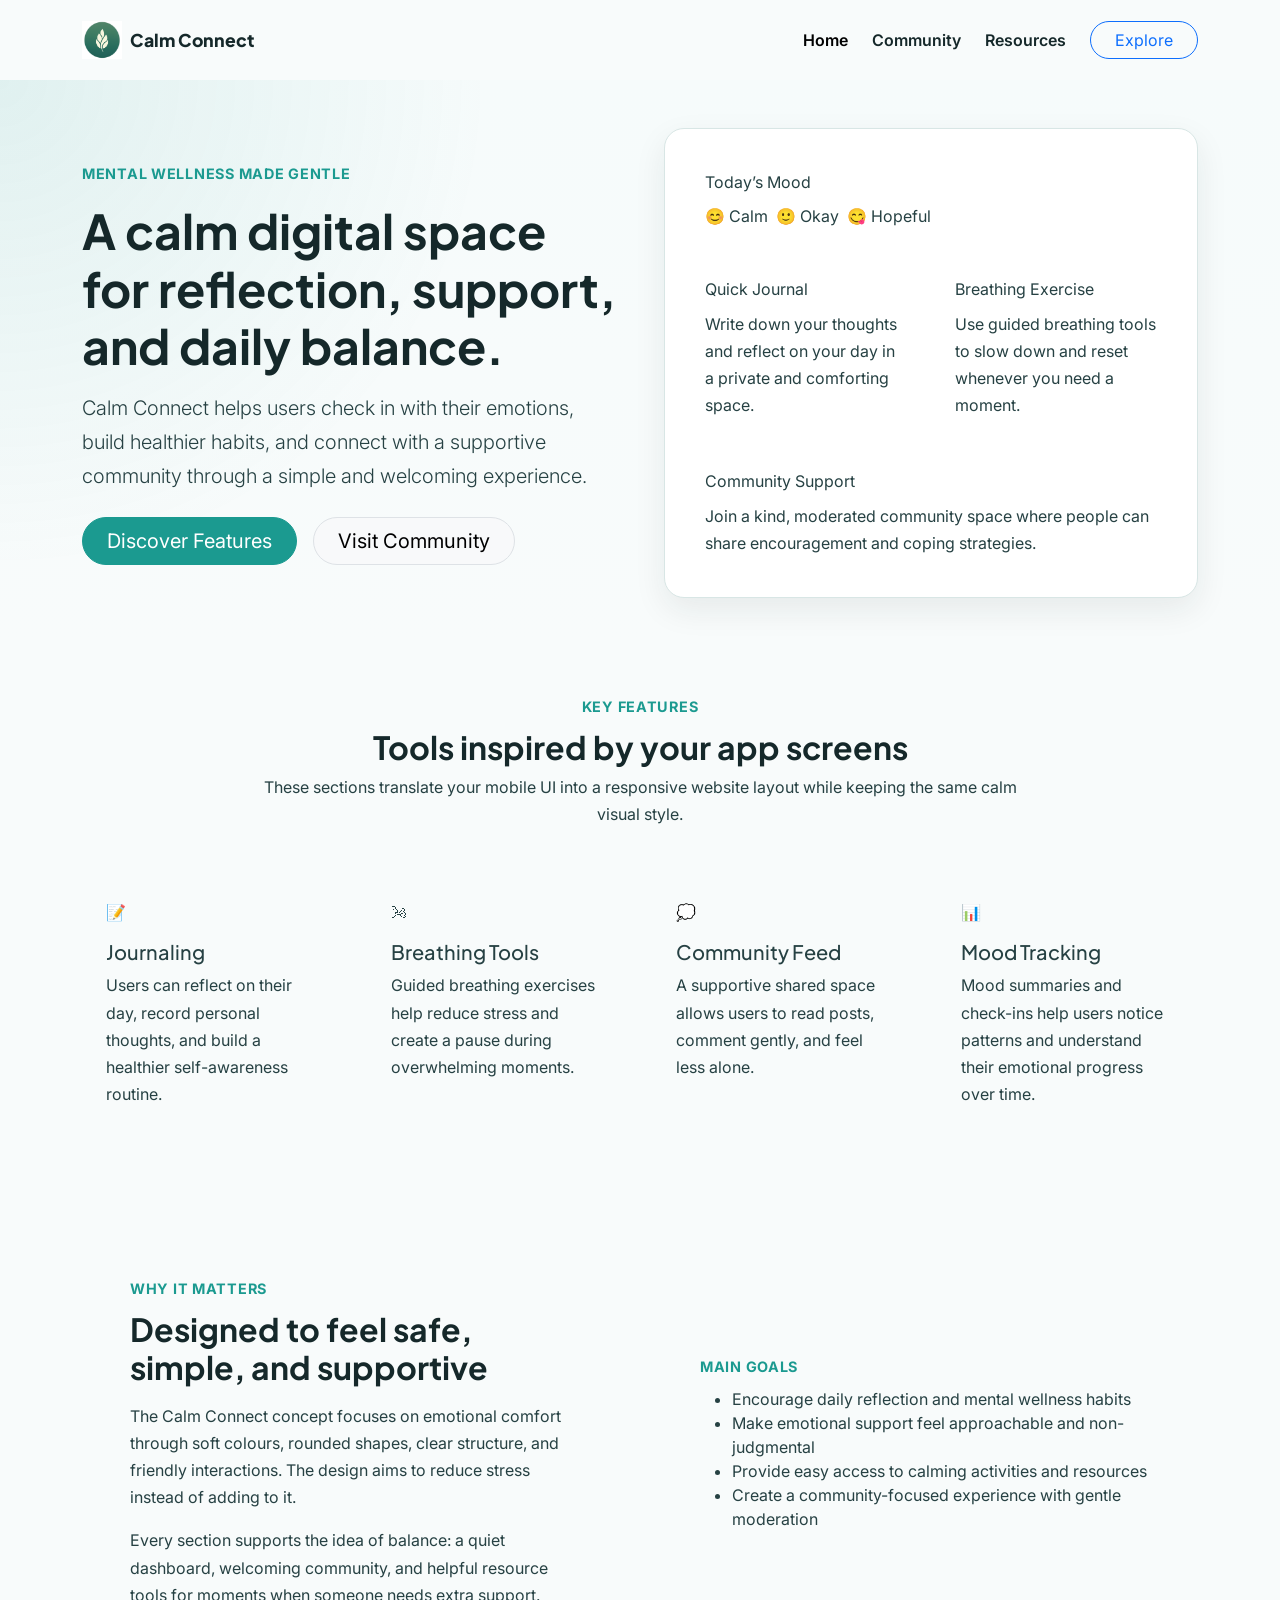
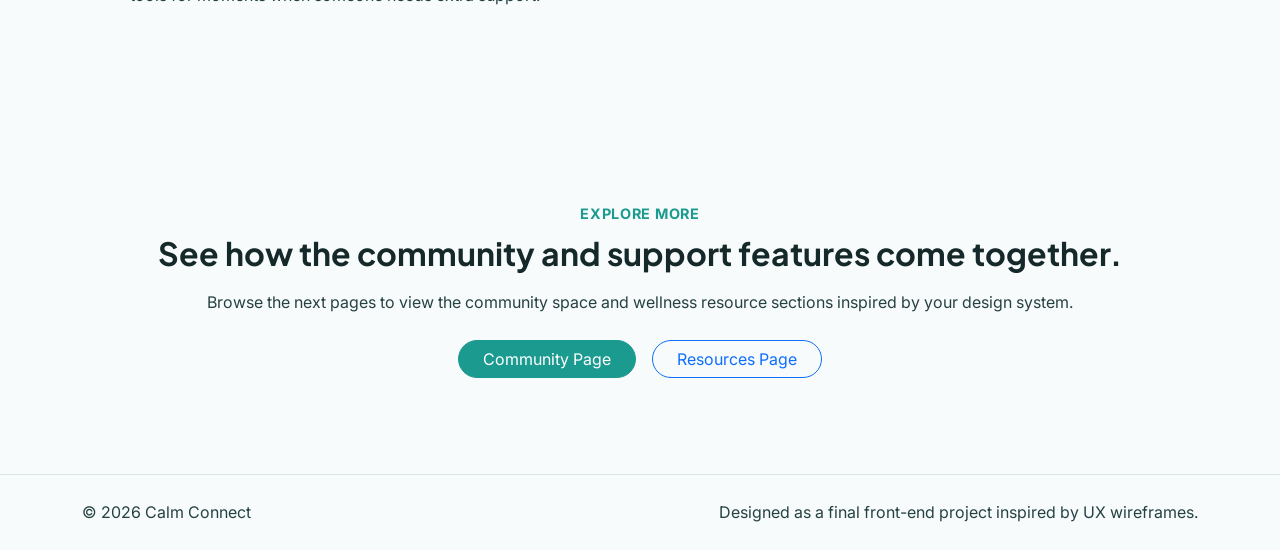
<file: index.html>
<!DOCTYPE html>
<html lang="en">
<head>
  <meta charset="UTF-8">

  <!-- Makes the page scale properly on phones and tablets -->
  <meta name="viewport" content="width=device-width, initial-scale=1.0">
  <title>Calm Connect | Home</title>

  <!-- Short description for the page -->
  <meta name="description" content="Calm Connect is a wellness-focused platform designed to support reflection, community, and mental well-being.">

  <!-- Google Fonts used for the main site style -->
  <link rel="preconnect" href="https://fonts.googleapis.com">
  <link rel="preconnect" href="https://fonts.gstatic.com" crossorigin>
  <link href="https://fonts.googleapis.com/css2?family=Inter:wght@400;500;600;700&family=Plus+Jakarta+Sans:wght@600;700;800&display=swap" rel="stylesheet">

  <!-- Bootstrap is used for the layout and responsive structure -->
  <link href="https://cdn.jsdelivr.net/npm/bootstrap@5.3.3/dist/css/bootstrap.min.css" rel="stylesheet">
  
  <!-- My custom CSS file -->
  <link rel="stylesheet" href="css/main.css">
</head>
<body>
    <!-- Skip link helps keyboard users navigate to the main content -->
  <a class="skip-link" href="#main-content">Skip to main content</a>

  <header>
    <nav class="navbar navbar-expand-lg navbar-light site-navbar py-3">
      <div class="container">
        <!-- Logo and brand text link back to homepage -->
        <a class="navbar-brand d-flex align-items-center gap-2" href="index.html">
          <img src="images/logo.png" alt="Calm Connect logo" width="40">
          <span class="brand-text">Calm Connect</span>
        </a>

        <!-- This button appears on smaller screens for mobile nav -->
        <button class="navbar-toggler" type="button" data-bs-toggle="collapse" data-bs-target="#site-nav" aria-controls="site-nav" aria-expanded="false" aria-label="Toggle navigation">
          <span class="navbar-toggler-icon"></span>
        </button>

        <!-- Main navigation links -->
        <div class="collapse navbar-collapse" id="site-nav">
          <ul class="navbar-nav ms-auto align-items-lg-center gap-lg-2">
            <li class="nav-item"><a class="nav-link active" aria-current="page" href="index.html">Home</a></li>
            <li class="nav-item"><a class="nav-link" href="community.html">Community</a></li>
            <li class="nav-item"><a class="nav-link" href="resources.html">Resources</a></li>
            <li class="nav-item ms-lg-2"><a class="btn btn-outline-primary rounded-pill px-4" href="#features">Explore</a></li>
          </ul>
        </div>
      </div>
    </nav>
  </header>

  <main id="main-content">
    <!-- Main hero section introducting the site -->
    <section class="hero-section py-5 py-lg-6">
      <div class="container">
        <div class="row align-items-center g-5">
          <div class="col-lg-6">
            <p class="eyebrow mb-3">Mental wellness made gentle</p>
            <h1 class="display-5 fw-bold mb-3">A calm digital space for reflection, support, and daily balance.</h1>
            <p class="lead mb-4">
              Calm Connect helps users check in with their emotions, build healthier habits, and connect with a supportive community through a simple and welcoming experience.
            </p>

            <!-- Buttons give users quick actions from the hero -->
            <div class="d-flex flex-wrap gap-3">
              <a class="btn btn-primary btn-lg rounded-pill px-4" href="#features">Discover Features</a>
              <a class="btn btn-light btn-lg rounded-pill px-4 border" href="community.html">Visit Community</a>
            </div>
          </div>

          <div class="col-lg-6">
            <!-- Card preview used instead of a screenshot image -->
            <div class="hero-card card-custom p-4">
              <div class="row g-3">
                <div class="col-12">
                  <div class="mini-panel p-3">
                    <p class="mini-label mb-2">Today’s Mood</p>
                    <div class="d-flex flex-wrap gap-2">
                      <span class="mood-pill">&#128522; Calm</span>
                      <span class="mood-pill">&#128578; Okay</span>
                      <span class="mood-pill">&#128523; Hopeful</span>
                    </div>
                  </div>
                </div>
                <div class="col-md-6">
                  <div class="mini-panel p-3 h-100">
                    <p class="mini-label mb-2">Quick Journal</p>
                    <p class="mb-0 small-text">Write down your thoughts and reflect on your day in a private and comforting space.</p>
                  </div>
                </div>
                <div class="col-md-6">
                  <div class="mini-panel p-3 h-100">
                    <p class="mini-label mb-2">Breathing Exercise</p>
                    <p class="mb-0 small-text">Use guided breathing tools to slow down and reset whenever you need a moment.</p>
                  </div>
                </div>
                <div class="col-12">
                  <div class="mini-panel p-3">
                    <p class="mini-label mb-2">Community Support</p>
                    <p class="mb-0 small-text">Join a kind, moderated community space where people can share encouragement and coping strategies.</p>
                  </div>
                </div>
              </div>
            </div>
          </div>
        </div>
      </div>
    </section>

    <!-- feature cards section -->
    <section id="features" class="py-5">
      <div class="container">
        <div class="section-heading text-center mb-5">
          <p class="eyebrow mb-2">Key features</p>
          <h2 class="fw-bold">Tools inspired by your app screens</h2>
          <p class="section-copy mx-auto">These sections translate your mobile UI into a responsive website layout while keeping the same calm visual style.</p>
        </div>

        <div class="row g-4">
          <div class="col-md-6 col-xl-3">
            <article class="card-custom h-100 p-4">
              <div class="icon-circle mb-3">&#128221;</div>
              <h3 class="h5">Journaling</h3>
              <p class="mb-0">Users can reflect on their day, record personal thoughts, and build a healthier self-awareness routine.</p>
            </article>
          </div>

          <div class="col-md-6 col-xl-3">
            <article class="card-custom h-100 p-4">
              <div class="icon-circle mb-3">&#127788;</div>
              <h3 class="h5">Breathing Tools</h3>
              <p class="mb-0">Guided breathing exercises help reduce stress and create a pause during overwhelming moments.</p>
            </article>
          </div>

          <div class="col-md-6 col-xl-3">
            <article class="card-custom h-100 p-4">
              <div class="icon-circle mb-3">&#128173;</div>
              <h3 class="h5">Community Feed</h3>
              <p class="mb-0">A supportive shared space allows users to read posts, comment gently, and feel less alone.</p>
            </article>
          </div>

          <div class="col-md-6 col-xl-3">
            <article class="card-custom h-100 p-4">
              <div class="icon-circle mb-3">📊</div>
              <h3 class="h5">Mood Tracking</h3>
              <p class="mb-0">Mood summaries and check-ins help users notice patterns and understand their emotional progress over time.</p>
            </article>
          </div>
        </div>
      </div>
    </section>

    <!-- two-column section for explanation and goals -->
    <section class="py-5 soft-section">
      <div class="container">
        <div class="row align-items-center g-4">
          <div class="col-lg-6">
            <div class="card-custom p-4 p-lg-5 h-100">
              <p class="eyebrow mb-2">Why it matters</p>
              <h2 class="fw-bold mb-3">Designed to feel safe, simple, and supportive</h2>
              <p>
                The Calm Connect concept focuses on emotional comfort through soft colours, rounded shapes, clear structure, and friendly interactions. The design aims to reduce stress instead of adding to it.
              </p>
              <p class="mb-0">
                Every section supports the idea of balance: a quiet dashboard, welcoming community, and helpful resource tools for moments when someone needs extra support.
              </p>
            </div>
          </div>

          <div class="col-lg-6">
            <div class="card-custom p-4 p-lg-5 h-100">
              <p class="eyebrow mb-2">Main goals</p>
              <ul class="feature-list mb-0">
                <li>Encourage daily reflection and mental wellness habits</li>
                <li>Make emotional support feel approachable and non-judgmental</li>
                <li>Provide easy access to calming activities and resources</li>
                <li>Create a community-focused experience with gentle moderation</li>
              </ul>
            </div>
          </div>
        </div>
      </div>
    </section>

    <!-- Final call-to-action seciton -->
    <section class="py-5">
      <div class="container">
        <div class="cta-banner card-custom p-4 p-lg-5 text-center">
          <p class="eyebrow mb-2">Explore more</p>
          <h2 class="fw-bold mb-3">See how the community and support features come together.</h2>
          <p class="mb-4">Browse the next pages to view the community space and wellness resource sections inspired by your design system.</p>
          <div class="d-flex flex-wrap justify-content-center gap-3">
            <a href="community.html" class="btn btn-primary rounded-pill px-4">Community Page</a>
            <a href="resources.html" class="btn btn-outline-primary rounded-pill px-4">Resources Page</a>
          </div>
        </div>
      </div>
    </section>
  </main>

  <!-- Footer at the bottom of page -->
  <footer class="site-footer py-4">
    <div class="container d-flex flex-column flex-md-row justify-content-between gap-2">
      <p class="mb-0">&copy; 2026 Calm Connect</p>
      <p class="mb-0">Designed as a final front-end project inspired by UX wireframes.</p>
    </div>
  </footer>

  <!-- Bootstrap JavaScript -->
  <script src="https://cdn.jsdelivr.net/npm/bootstrap@5.3.3/dist/js/bootstrap.bundle.min.js"></script>
</body>
</html>
</file>
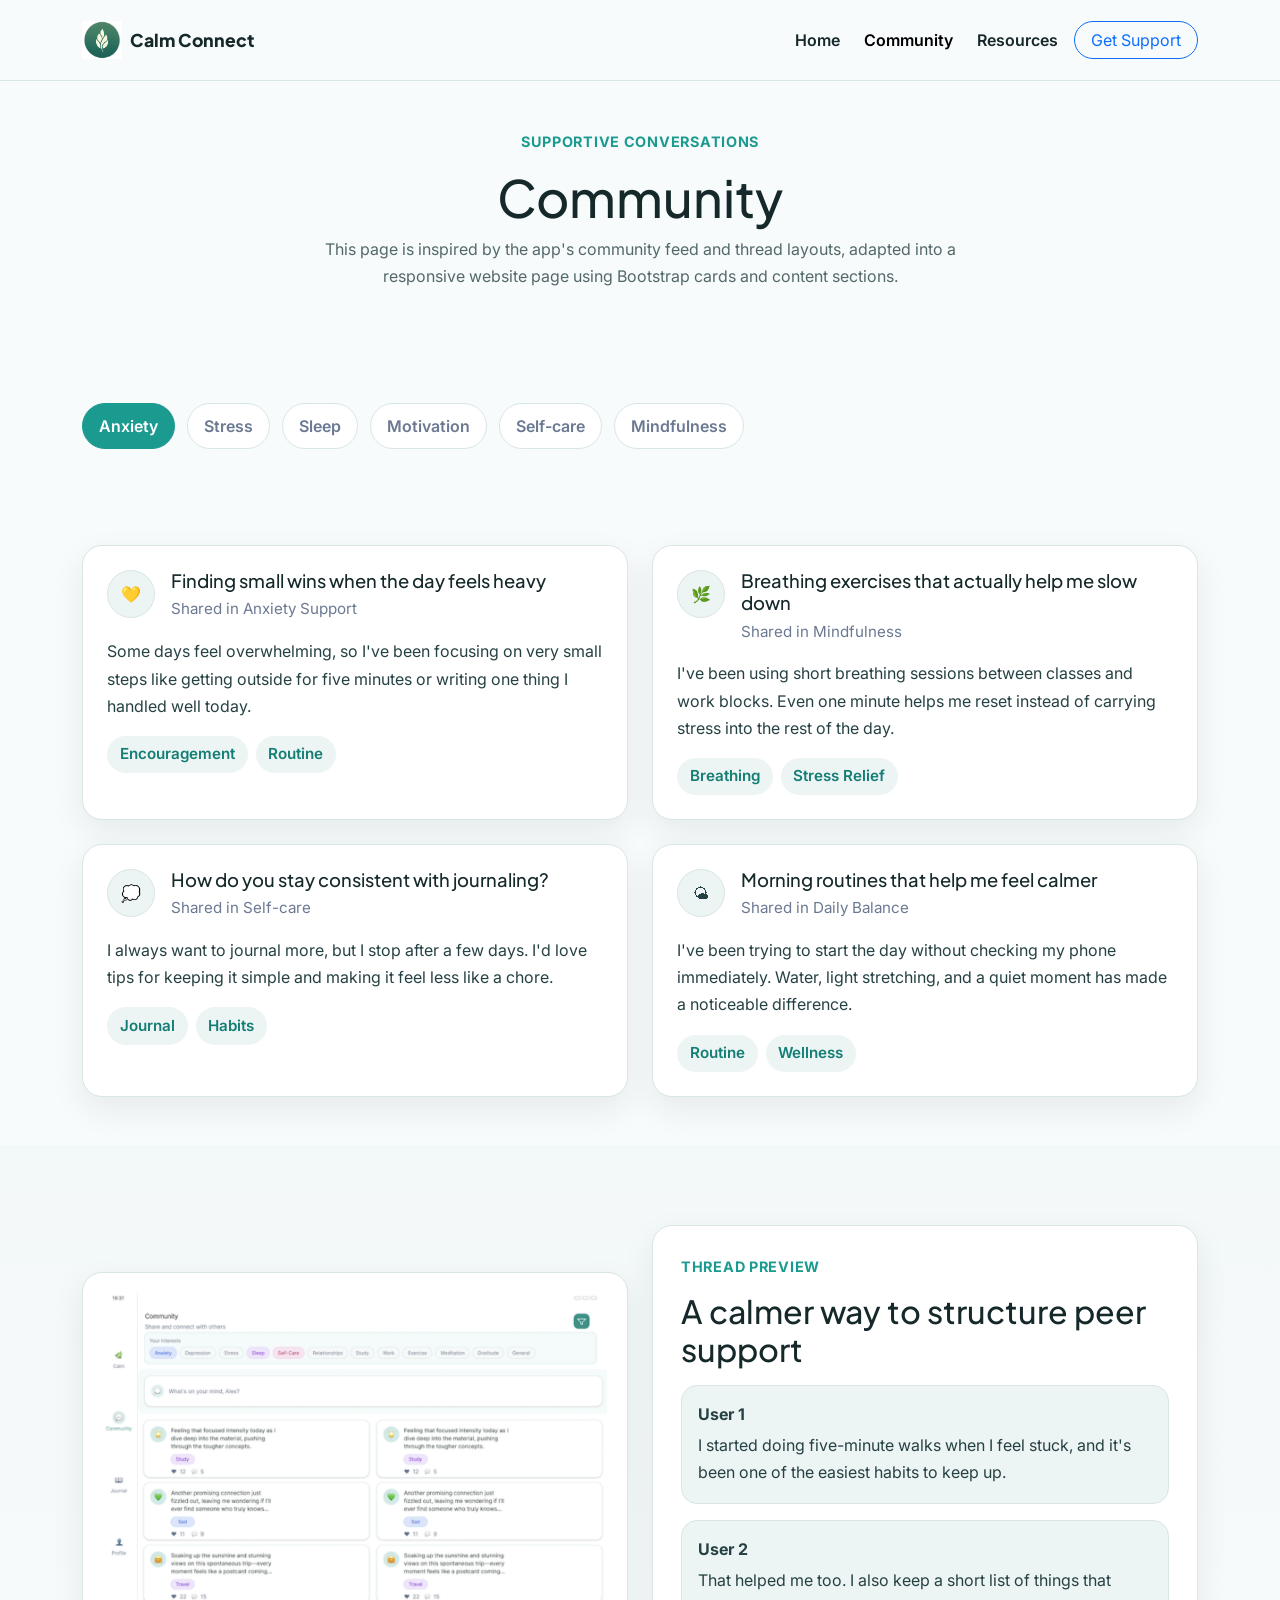
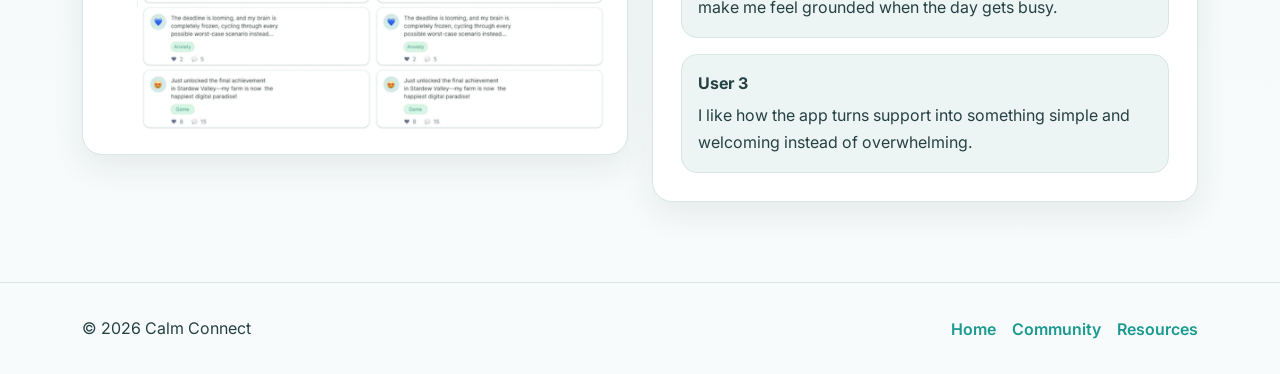
<file: community.html>
<!DOCTYPE html>
<html lang="en">
<head>
  <meta charset="UTF-8">
  <!-- Makes the layout responsive on different screen sizes -->
  <meta name="viewport" content="width=device-width, initial-scale=1.0">
  <title>Calm Connect | Community</title>

  <!-- Fonts used to match the softer aesthetic -->
  <link rel="preconnect" href="https://fonts.googleapis.com">
  <link rel="preconnect" href="https://fonts.gstatic.com" crossorigin>
  <link href="https://fonts.googleapis.com/css2?family=Inter:wght@400;500;600;700&family=Plus+Jakarta+Sans:wght@600;700;800&display=swap" rel="stylesheet">

  <!-- Bootstrap is used for the layout and responsive structure -->
  <link href="https://cdn.jsdelivr.net/npm/bootstrap@5.3.3/dist/css/bootstrap.min.css" rel="stylesheet">

  <!-- Custom CSS for colours, cards and overall design -->
  <link rel="stylesheet" href="css/main.css">
</head>
<body>

    <!-- Skip link helps accessibility -->
  <a class="skip-link" href="#main-content">Skip to main content</a>

  <header class="site-header">
    <nav class="navbar navbar-expand-lg">
      <div class="container">

        <!-- Logo and brand text link back to homepage -->
        <a class="navbar-brand d-flex align-items-center gap-2" href="index.html">
          <img src="images/logo.png" alt="Calm Connect logo" width="40">
          <span>Calm Connect</span>
        </a>

        <!-- Mobile menu toggle button -->
        <button class="navbar-toggler" type="button" data-bs-toggle="collapse" data-bs-target="#main-nav" aria-controls="main-nav" aria-expanded="false" aria-label="Toggle navigation">
          <span class="navbar-toggler-icon"></span>
        </button>

        <!-- Navigation links for the 3 pages -->
        <div class="collapse navbar-collapse" id="main-nav">
          <ul class="navbar-nav ms-auto align-items-lg-center gap-lg-2">
            <li class="nav-item"><a class="nav-link" href="index.html">Home</a></li>
            <li class="nav-item"><a class="nav-link active" aria-current="page" href="community.html">Community</a></li>
            <li class="nav-item"><a class="nav-link" href="resources.html">Resources</a></li>

            <!-- This button links users to resources page -->
            <li class="nav-item"><a class="btn btn-outline-primary btn-nav mt-2 mt-lg-0" href="resources.html">Get Support</a></li>
          </ul>
        </div>
      </div>
    </nav>
  </header>

  <main id="main-content">
    <!-- Page intro section explains the purpose of the community page -->
    <section class="page-banner section-space-sm">
      <div class="container text-center">
        <p class="eyebrow">Supportive conversations</p>
        <h1>Community</h1>
        <p class="section-text mx-auto">
          This page is inspired by the app's community feed and thread layouts, adapted into a responsive website page using Bootstrap cards and content sections.
        </p>
      </div>
    </section>

    <!-- Topic filter pills help organize content -->
    <section class="section-space-sm">
      <div class="container">
        <div class="pill-row" aria-label="Topic filters">
          <span class="filter-pill active-pill">Anxiety</span>
          <span class="filter-pill">Stress</span>
          <span class="filter-pill">Sleep</span>
          <span class="filter-pill">Motivation</span>
          <span class="filter-pill">Self-care</span>
          <span class="filter-pill">Mindfulness</span>
        </div>
      </div>
    </section>

    <!-- Post section uses Bootstrap grid so it becomes 2 columns on larger screens -->
    <section class="section-space-sm">
      <div class="container">
        <div class="row g-4">

            <!-- Individual post cards -->
          <div class="col-lg-6">
            <article class="post-card h-100">
              <div class="post-meta">
                <span class="post-avatar">&#128155;</span>
                <div>
                  <h2 class="post-title">Finding small wins when the day feels heavy</h2>
                  <p class="post-subtitle">Shared in Anxiety Support</p>
                </div>
              </div>
              <p>
                Some days feel overwhelming, so I've been focusing on very small steps like getting outside for five minutes or writing one thing I handled well today.
              </p>
              <div class="post-tags">
                <span>Encouragement</span>
                <span>Routine</span>
              </div>
            </article>
          </div>

          <div class="col-lg-6">
            <article class="post-card h-100">
              <div class="post-meta">
                <span class="post-avatar">&#127807;</span>
                <div>
                  <h2 class="post-title">Breathing exercises that actually help me slow down</h2>
                  <p class="post-subtitle">Shared in Mindfulness</p>
                </div>
              </div>
              <p>
                I've been using short breathing sessions between classes and work blocks. Even one minute helps me reset instead of carrying stress into the rest of the day.
              </p>
              <div class="post-tags">
                <span>Breathing</span>
                <span>Stress Relief</span>
              </div>
            </article>
          </div>

          <div class="col-lg-6">
            <article class="post-card h-100">
              <div class="post-meta">
                <span class="post-avatar">&#128173;</span>
                <div>
                  <h2 class="post-title">How do you stay consistent with journaling?</h2>
                  <p class="post-subtitle">Shared in Self-care</p>
                </div>
              </div>
              <p>
                I always want to journal more, but I stop after a few days. I'd love tips for keeping it simple and making it feel less like a chore.
              </p>
              <div class="post-tags">
                <span>Journal</span>
                <span>Habits</span>
              </div>
            </article>
          </div>

          <div class="col-lg-6">
            <article class="post-card h-100">
              <div class="post-meta">
                <span class="post-avatar">&#127780;</span>
                <div>
                  <h2 class="post-title">Morning routines that help me feel calmer</h2>
                  <p class="post-subtitle">Shared in Daily Balance</p>
                </div>
              </div>
              <p>
                I've been trying to start the day without checking my phone immediately. Water, light stretching, and a quiet moment has made a noticeable difference.
              </p>
              <div class="post-tags">
                <span>Routine</span>
                <span>Wellness</span>
              </div>
            </article>
          </div>
        </div>
      </div>
    </section>

    <!-- Sample discussion thread page -->
    <section class="section-space alt-section">
      <div class="container">
        <div class="row g-4 align-items-center">
          <div class="col-lg-6">
            <div class="preview-card">
              <picture>
                <source srcset="images/community.png" media="(min-width: 768px)">
                <img src="images/community.png" alt="preview of the community area from the Calm Connect design">
                </picture>
            </div>
          </div>

          <div class="col-lg-6">
            <!-- This simulates wha a thread discussion would look like -->
            <div class="thread-panel">
              <p class="eyebrow">Thread preview</p>
              <h2>A calmer way to structure peer support</h2>
              <div class="thread-item">
                <strong>User 1</strong>
                <p>I started doing five-minute walks when I feel stuck, and it's been one of the easiest habits to keep up.</p>
              </div>
              <div class="thread-item">
                <strong>User 2</strong>
                <p>That helped me too. I also keep a short list of things that make me feel grounded when the day gets busy.</p>
              </div>
              <div class="thread-item">
                <strong>User 3</strong>
                <p>I like how the app turns support into something simple and welcoming instead of overwhelming.</p>
              </div>
            </div>
          </div>
        </div>
      </div>
    </section>
  </main>

  <!-- Footer keeps navigation available at the bottom of the page -->
  <footer class="site-footer">
    <div class="container">
      <div class="row g-3 align-items-center">
        <div class="col-md-6">
          <p class="mb-0">&copy; 2026 Calm Connect</p>
        </div>
        <div class="col-md-6">
          <ul class="footer-links">
            <li><a href="index.html">Home</a></li>
            <li><a href="community.html">Community</a></li>
            <li><a href="resources.html">Resources</a></li>
          </ul>
        </div>
      </div>
    </div>
  </footer>

  <script src="https://cdn.jsdelivr.net/npm/bootstrap@5.3.3/dist/js/bootstrap.bundle.min.js"></script>
</body>
</html>
</file>
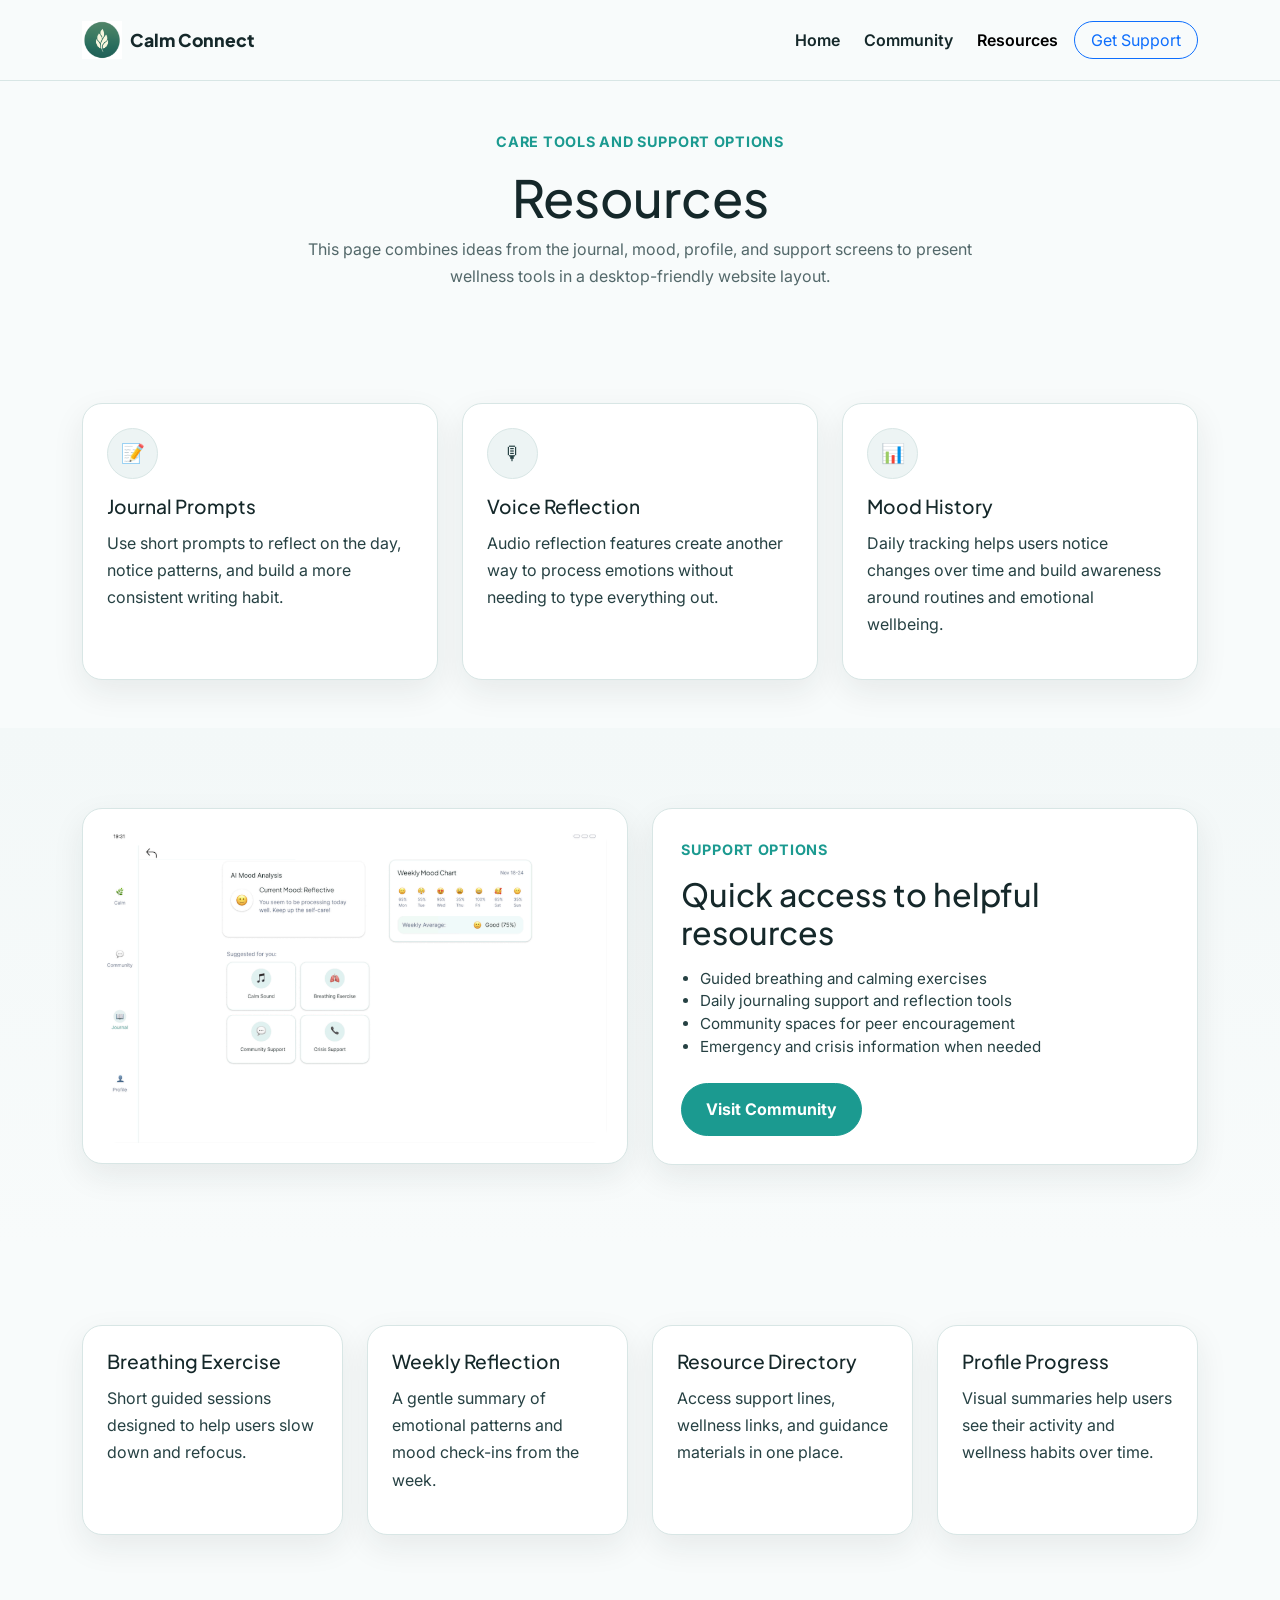
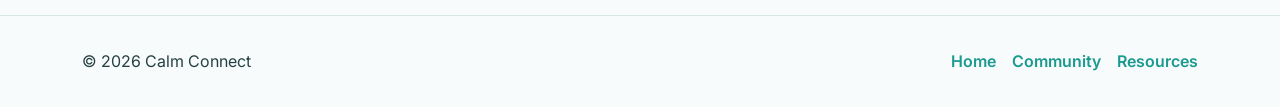
<file: resources.html>
<!DOCTYPE html>
<html lang="en">
<head>
  <meta charset="UTF-8">

  <!-- This makes the layout responsive on different screen sizes -->
  <meta name="viewport" content="width=device-width, initial-scale=1.0">
  <title>Calm Connect | Resources</title>

  <!-- Google fonts -->
  <link rel="preconnect" href="https://fonts.googleapis.com">
  <link rel="preconnect" href="https://fonts.gstatic.com" crossorigin>
  <link href="https://fonts.googleapis.com/css2?family=Inter:wght@400;500;600;700&family=Plus+Jakarta+Sans:wght@600;700;800&display=swap" rel="stylesheet">

  <!-- Bootstrap is used for the layout and responsive structure -->
  <link href="https://cdn.jsdelivr.net/npm/bootstrap@5.3.3/dist/css/bootstrap.min.css" rel="stylesheet">
 
  <link rel="stylesheet" href="css/main.css">
</head>
<body>
    <!-- This skip link helps accessibility -->
  <a class="skip-link" href="#main-content">Skip to main content</a>

  <header class="site-header">
    <nav class="navbar navbar-expand-lg">
      <div class="container">
        <a class="navbar-brand d-flex align-items-center gap-2" href="index.html">
          <img src="images/logo.png" alt="Calm Connect logo" width="40">
          <span>Calm Connect</span>
        </a>

        <!-- This button shows up on smaller screens for the mobile menu -->
        <button class="navbar-toggler" type="button" data-bs-toggle="collapse" data-bs-target="#main-nav" aria-controls="main-nav" aria-expanded="false" aria-label="Toggle navigation">
          <span class="navbar-toggler-icon"></span>
        </button>

        <!-- Main mavigation links -->
        <div class="collapse navbar-collapse" id="main-nav">
          <ul class="navbar-nav ms-auto align-items-lg-center gap-lg-2">
            <li class="nav-item"><a class="nav-link" href="index.html">Home</a></li>
            <li class="nav-item"><a class="nav-link" href="community.html">Community</a></li>
            <li class="nav-item"><a class="nav-link active" aria-current="page" href="resources.html">Resources</a></li>
            <li class="nav-item"><a class="btn btn-outline-primary btn-nav mt-2 mt-lg-0" href="#support-now">Get Support</a></li>
          </ul>
        </div>
      </div>
    </nav>
  </header>

  <main id="main-content">
    <!-- Intro banner for the page so users know what this section is about -->
    <section class="page-banner section-space-sm">
      <div class="container text-center">
        <p class="eyebrow">Care tools and support options</p>
        <h1>Resources</h1>
        <p class="section-text mx-auto">
          This page combines ideas from the journal, mood, profile, and support screens to present wellness tools in a desktop-friendly website layout.
        </p>
      </div>
    </section>

    <!-- These cards break the resources into simple categories -->
    <section class="section-space-sm">
      <div class="container">
        <div class="row g-4">
          <div class="col-lg-4">
            <article class="resource-card h-100">
              <div class="icon-bubble">&#128221;</div>
              <h2>Journal Prompts</h2>
              <p>Use short prompts to reflect on the day, notice patterns, and build a more consistent writing habit.</p>
            </article>
          </div>

          <div class="col-lg-4">
            <article class="resource-card h-100">
              <div class="icon-bubble">&#127897;</div>
              <h2>Voice Reflection</h2>
              <p>Audio reflection features create another way to process emotions without needing to type everything out.</p>
            </article>
          </div>

          <div class="col-lg-4">
            <article class="resource-card h-100">
              <div class="icon-bubble">&#128202;</div>
              <h2>Mood History</h2>
              <p>Daily tracking helps users notice changes over time and build awareness around routines and emotional wellbeing.</p>
            </article>
          </div>
        </div>
      </div>
    </section>

    <!-- This section mixes an image preview with a list of support options -->
    <section class="section-space alt-section">
      <div class="container">
        <div class="row g-4 align-items-center">
          <div class="col-lg-6">
            <div class="preview-card">
              <picture>
                <source srcset="images/resources.png" media="(min-width: 768px)">
                <img src="images/resources-preview.webp" alt="Preview of the resources and profile section from the Calm Connect design" class="img-fluid preview-image">
              </picture>
            </div>
          </div>

          <div class="col-lg-6">
            <div class="support-panel" id="support-now">
              <p class="eyebrow">Support options</p>
              <h2>Quick access to helpful resources</h2>
              <ul class="support-list">
                <li>Guided breathing and calming exercises</li>
                <li>Daily journaling support and reflection tools</li>
                <li>Community spaces for peer encouragement</li>
                <li>Emergency and crisis information when needed</li>
              </ul>
              <a href="community.html" class="btn btn-primary btn-pill">Visit Community</a>
            </div>
          </div>
        </div>
      </div>
    </section>

    <!-- Smaller cards near the bottom give a quick summary of extra features -->
    <section class="section-space">
      <div class="container">
        <div class="row g-4">
          <div class="col-md-6 col-xl-3">
            <article class="mini-card h-100">
              <h3>Breathing Exercise</h3>
              <p>Short guided sessions designed to help users slow down and refocus.</p>
            </article>
          </div>
          <div class="col-md-6 col-xl-3">
            <article class="mini-card h-100">
              <h3>Weekly Reflection</h3>
              <p>A gentle summary of emotional patterns and mood check-ins from the week.</p>
            </article>
          </div>
          <div class="col-md-6 col-xl-3">
            <article class="mini-card h-100">
              <h3>Resource Directory</h3>
              <p>Access support lines, wellness links, and guidance materials in one place.</p>
            </article>
          </div>
          <div class="col-md-6 col-xl-3">
            <article class="mini-card h-100">
              <h3>Profile Progress</h3>
              <p>Visual summaries help users see their activity and wellness habits over time.</p>
            </article>
          </div>
        </div>
      </div>
    </section>
  </main>

  <!-- Footer keeps navigation available at the bottom of the page -->
  <footer class="site-footer">
    <div class="container">
      <div class="row g-3 align-items-center">
        <div class="col-md-6">
          <p class="mb-0">&copy; 2026 Calm Connect</p>
        </div>
        <div class="col-md-6">
          <ul class="footer-links">
            <li><a href="index.html">Home</a></li>
            <li><a href="community.html">Community</a></li>
            <li><a href="resources.html">Resources</a></li>
          </ul>
        </div>
      </div>
    </div>
  </footer>

  <script src="https://cdn.jsdelivr.net/npm/bootstrap@5.3.3/dist/js/bootstrap.bundle.min.js"></script>
</body>
</html>
</file>
<file: css/main.css>
/* i used CSS varibales so I can control colors and repeated styles */

:root {
  --bs-primary: #1b9a90;
  --bs-secondary: #6b7992;
  --bs-light: #eef5f5;
  --bs-dark: #15282a;
  --bs-body-bg: #f8fbfb;
  --bs-body-color: #264143;
  --bs-border-radius: 1rem;

  /* Main custom colors for the site */
  --site-teal: #1b9a90;
  --site-teal-dark: #147e75;
  --site-pale: #edf4f4;
  --site-mint: #dce9e8;
  --site-slate: #6b7992;
  --site-deep: #15282a;
  --site-card: #ffffff;
  --site-border: #d8e6e5;
  --site-shadow: 0 12px 32px rgba(21, 40, 42, 0.08);
}

/* Smooth scrolling for anchor links */
html {
  scroll-behavior: smooth;
}

/* Base font and colors throughout the site */
body {
  font-family: "Inter", sans-serif;
  background-color: var(--bs-body-bg);
  color: var(--bs-body-color);
}

/* Keeps images from overflowing their containers */
img {
  display: block;
  max-width: 100%;
  height: auto;
}

/* Headings and branding */
h1,
h2,
h3,
h4,
.navbar-brand {
  font-family: "Plus Jakarta Sans", sans-serif;
  color: var(--site-deep);
}

/* Adds line height to paragraphs */
p {
  line-height: 1.7;
}

/* Default link color */
a {
  color: var(--site-teal);
}

a:hover,
a:focus {
  color: var(--site-teal-dark);
}

/* This is hidden until someone tabs to it */
.skip-link {
  position: absolute;
  left: -9999px;
  top: auto;
}

.skip-link:focus {
  left: 1rem;
  top: 1rem;
  z-index: 2000;
  background: var(--site-deep);
  color: #fff;
  padding: 0.75rem 1rem;
  border-radius: 0.5rem;
}

/* Sticky header so nav stays at the top */
.site-header {
  background: rgba(248, 251, 251, 0.92);
  border-bottom: 1px solid var(--site-border);
  backdrop-filter: blur(12px);
  position: sticky;
  top: 0;
  z-index: 1000;
}

/* Adds padding to the navbar */
.navbar {
  padding: 1rem 0;
}

/* Makes the site name bold */
.navbar-brand {
  font-size: 1.1rem;
  font-weight: 800;
}

.brand-mark {
  width: 2.2rem;
  height: 2.2rem;
  display: inline-flex;
  align-items: center;
  justify-content: center;
  border-radius: 50%;
  background: linear-gradient(135deg, var(--site-teal), #5f8f70);
  color: #fff;
}

/* Navigation links */
.nav-link {
  font-weight: 600;
  color: var(--site-deep);
}

.nav-link.active,
.nav-link:hover,
.nav-link:focus {
  color: var(--site-teal);
}

/* Rounded buttons */
.btn-nav {
  border-radius: 999px;
  padding-inline: 1rem;
}

/* Main spacing utilities for sections */
.section-space {
  padding: 5rem 0;
}

.section-space-sm {
  padding: 3rem 0;
}

/* Hero background keeps the top area lighter and softer */
.hero-section {
  background:
    radial-gradient(circle at top left, rgba(27, 154, 144, 0.1), transparent 35%),
    linear-gradient(180deg, #f6fbfb 0%, #f8fbfb 100%);
}

.hero-title {
  font-size: clamp(2.3rem, 4vw, 4.3rem);
  line-height: 1.1;
  margin-bottom: 1rem;
}

.hero-text,
.section-text {
  max-width: 42rem;
  color: #53686a;
}

/* Small label style used above headings */
.eyebrow {
  display: inline-block;
  margin-bottom: 0.8rem;
  font-size: 0.9rem;
  font-weight: 700;
  letter-spacing: 0.05em;
  text-transform: uppercase;
  color: var(--site-teal);
}

/* Shared card styling used in a lot of sections */
.hero-card,
.preview-card,
.cta-panel,
.feature-card,
.post-card,
.resource-card,
.mini-card,
.thread-panel,
.support-panel {
  background: var(--site-card);
  border: 1px solid var(--site-border);
  border-radius: 1.25rem;
  box-shadow: var(--site-shadow);
}

/* Add spcae inside larger preview cards */
.hero-card,
.preview-card {
  padding: 1rem;
}

/* Preview images fill the card width */
.hero-image,
.preview-image {
  width: 100%;
  border-radius: 1rem;
}

/* Pill-shaped buttons */
.btn-pill {
  border-radius: 999px;
  padding: 0.85rem 1.5rem;
  font-weight: 700;
}

.btn-primary {
  background-color: var(--site-teal);
  border-color: var(--site-teal);
}

.btn-primary:hover,
.btn-primary:focus {
  background-color: var(--site-teal-dark);
  border-color: var(--site-teal-dark);
}

/* Softer button style for lighter actions */
.btn-soft {
  background: var(--site-pale);
  color: var(--site-deep);
  border: 1px solid var(--site-border);
}

.btn-soft:hover,
.btn-soft:focus {
  background: var(--site-mint);
  color: var(--site-deep);
}

/* Keeps section heading text from getting too wide */
.section-heading {
  max-width: 48rem;
  margin-inline: auto;
}

/* Padding inside smaller cards */
.feature-card,
.resource-card,
.mini-card {
  padding: 1.5rem;
}

/* Card heading sizes */
.feature-card h3,
.resource-card h2,
.mini-card h3 {
  font-size: 1.2rem;
  margin-bottom: 0.75rem;
}

/* Circular icon style used in resource cards */
.icon-bubble {
  width: 3.2rem;
  height: 3.2rem;
  display: inline-flex;
  align-items: center;
  justify-content: center;
  background: var(--site-pale);
  border: 1px solid var(--site-border);
  border-radius: 50%;
  font-size: 1.2rem;
  margin-bottom: 1rem;
}

/* Light alternate background section */
.alt-section {
  background: linear-gradient(180deg, #f3f8f8 0%, #f8fbfb 100%);
}

.preview-copy {
  padding: 1.25rem 0.5rem 0.5rem;
}

.preview-copy h3 {
  font-size: 1.25rem;
  margin-bottom: 0.6rem;
}

/* Extra space inside larger CTA box */
.cta-panel {
  padding: 2.5rem 1.5rem;
}

/* Responsive heading size for banner */
.page-banner h1 {
  font-size: clamp(2rem, 4vw, 3.5rem);
}

/* Layout for the topic pills */
.pill-row {
  display: flex;
  flex-wrap: wrap;
  gap: 0.75rem;
}

/* Default topic pill style */
.filter-pill {
  display: inline-flex;
  align-items: center;
  padding: 0.65rem 1rem;
  border-radius: 999px;
  background: var(--site-card);
  border: 1px solid var(--site-border);
  color: var(--site-slate);
  font-weight: 600;
}

/* Active topic pill stands out more */
.active-pill {
  background: var(--site-teal);
  border-color: var(--site-teal);
  color: #fff;
}

/* Padding inside community post cards */
.post-card {
  padding: 1.5rem;
}

/* Aligns avatar and text in post header */
.post-meta {
  display: flex;
  align-items: flex-start;
  gap: 1rem;
  margin-bottom: 1rem;
}

/* Avatar circle style */
.post-avatar {
  width: 3rem;
  height: 3rem;
  display: inline-flex;
  align-items: center;
  justify-content: center;
  border-radius: 50%;
  background: var(--site-pale);
  border: 1px solid var(--site-border);
  flex-shrink: 0;
}

/* Community post titles */
.post-title {
  font-size: 1.15rem;
  margin-bottom: 0.25rem;
}

/* Smaller subtitle under post title */
.post-subtitle {
  margin-bottom: 0;
  color: var(--site-slate);
  font-size: 0.95rem;
}

/* Tag layout under posts */
.post-tags {
  display: flex;
  flex-wrap: wrap;
  gap: 0.5rem;
  margin-top: 1rem;
}

/* Post tags and support list font size */
.post-tags span,
.support-list li {
  font-size: 0.95rem;
}

/* Style for each post tag */
.post-tags span {
  padding: 0.45rem 0.8rem;
  border-radius: 999px;
  background: var(--site-pale);
  color: var(--site-teal-dark);
  font-weight: 600;
}

/* Inner spacing for thread and support boxes */
.thread-panel,
.support-panel {
  padding: 1.75rem;
}

/* Thread message box style */
.thread-item {
  padding: 1rem;
  margin-top: 1rem;
  border-radius: 1rem;
  background: var(--site-pale);
  border: 1px solid var(--site-border);
}

.thread-item p {
  margin: 0.4rem 0 0;
}

/* Spacing for support list */
.support-list {
  padding-left: 1.2rem;
  margin: 1rem 0 1.5rem;
}

/* Footer section */
.site-footer {
  padding: 2rem 0;
  border-top: 1px solid var(--site-border);
  background: #f7fbfb;
}

/* Footer links layout */
.footer-links {
  display: flex;
  flex-wrap: wrap;
  justify-content: flex-start;
  gap: 1rem;
  list-style: none;
  padding: 0;
  margin: 0;
}

.footer-links a {
  text-decoration: none;
  font-weight: 600;
}

/* Slight layout adjustments for tablet and up */
@media (min-width: 768px) {
  .hero-card,
  .preview-card {
    padding: 1.25rem;
  }

  .cta-panel {
    padding: 3rem;
  }

  .footer-links {
    justify-content: flex-end;
  }
}

/* Adds space when nav collapses on smaller screens */
@media (max-width: 991.98px) {
  .navbar-collapse {
    padding-top: 1rem;
  }
}

/* Smaller screen adjustments */
@media (max-width: 575.98px) {
  .section-space {
    padding: 4rem 0;
  }

  .hero-title {
    font-size: 2.2rem;
  }

  .post-meta {
    flex-direction: column;
  }
}
</file>
